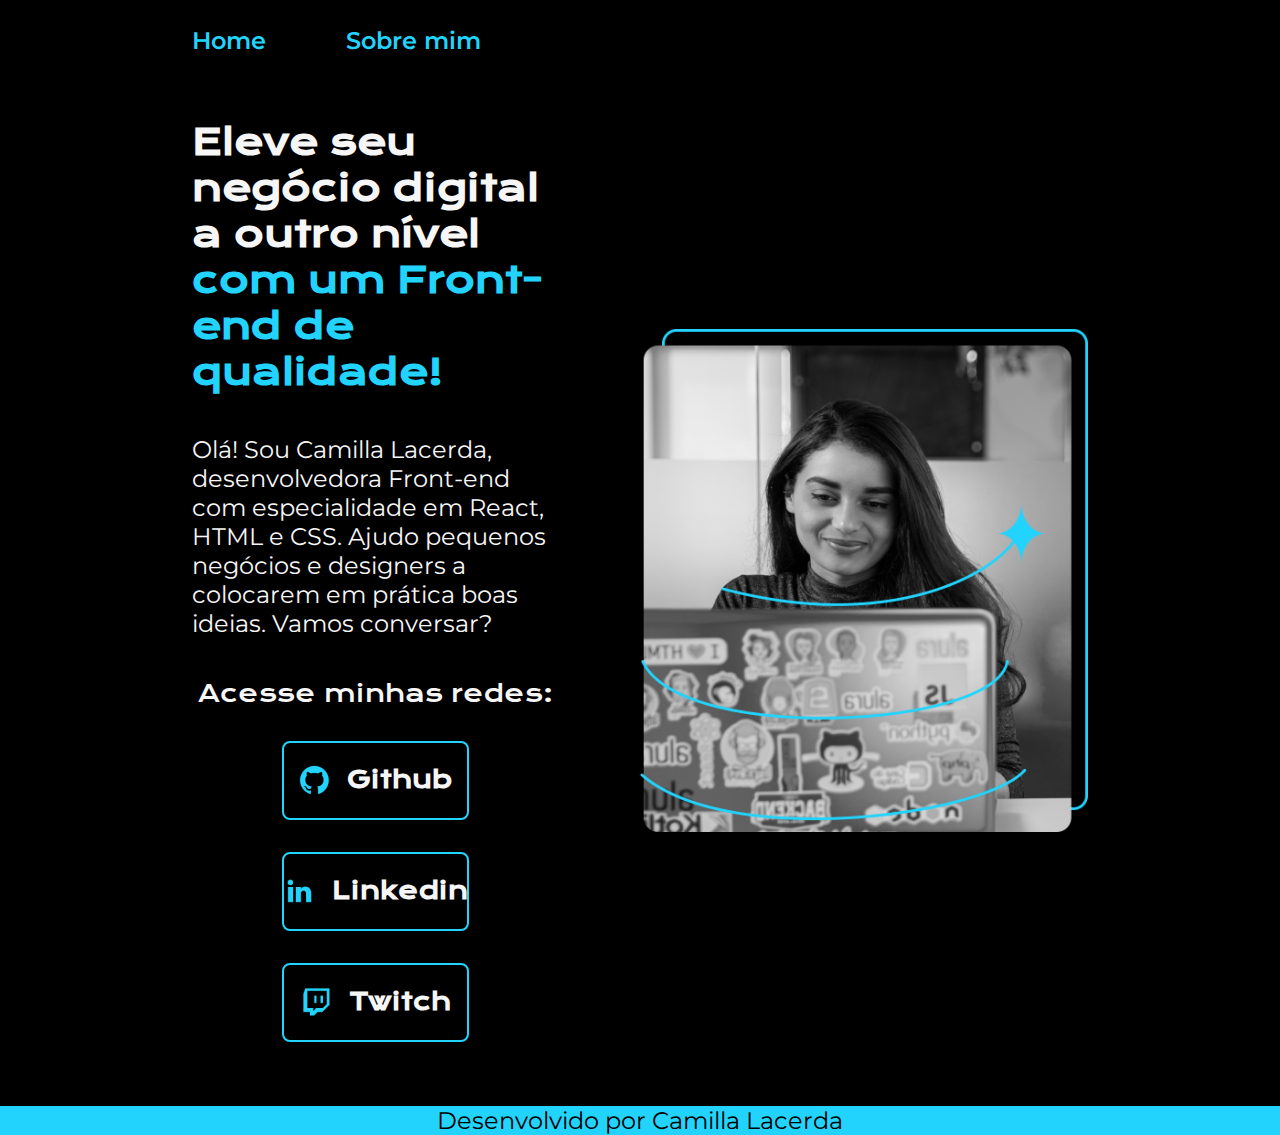
<file: index.html>
<!DOCTYPE html>
<html lang="pt-br">
<head>
    <meta charset="UTF-8">
    <meta http-equiv="X-UA-Compatible" content="IE=edge">
    <meta name="viewport" content="width=device-width, initial-scale=1.0">
    <title>Portfolio</title>
    <link rel="stylesheet" href="./styles/style.css">
</head>
<body>
    <header class="cabecalho">
        <nav class="cabecalho__menu">
            <a class="cabecalho__menu__link" href="index.html">Home</a>
            <a class="cabecalho__menu__link" href="about.html" target="_blank">Sobre mim</a>
        </nav>
    </header>
    <main class="apresentacao">
        <section class="apresentacao__conteudo">
            <h1 class="apresentacao__conteudo__titulo">Eleve seu negócio digital a outro nível
                <strong class="titulo-destaque">com um Front-end de qualidade!</strong></h1>
            <!--Este é um comentário em HTML-->
            <p class="apresentacao__conteudo__texto">Olá! Sou Camilla Lacerda, desenvolvedora Front-end com especialidade em React, HTML e CSS. Ajudo pequenos negócios e designers a colocarem em prática boas ideias. Vamos conversar?</p>
            <div class="apresentacao__links">
                <h2 class="apresentacao__links__subtitulo">Acesse minhas redes:</h2>
                <a class="apresentacao__links__navegacao" href="https://github.com/CamillaLacerda" target="blank">
                   <img src="./img/github.png">
                    Github
                </a>
                <a class="apresentacao__links__navegacao" href="https://linkedin.com/in/camilla-lacerda" target="blank">
                    <img src="./img/linkedin.png">
                     Linkedin
                 </a>
                 <a class="apresentacao__links__navegacao" href="https://www.twitch.tv/" target="blank">
                    <img src="./img/twitch.png">
                     Twitch
                 </a>
            </div>
                  
        </section>
        <img class="apresentacao__imagem" src="./img/Imagem.png" alt="Foto da Camilla Lacerda programando">
    </main>
    <footer class="rodape">
        <p>Desenvolvido por Camilla Lacerda</p>
    </footer>
</body>
</html>
</file>
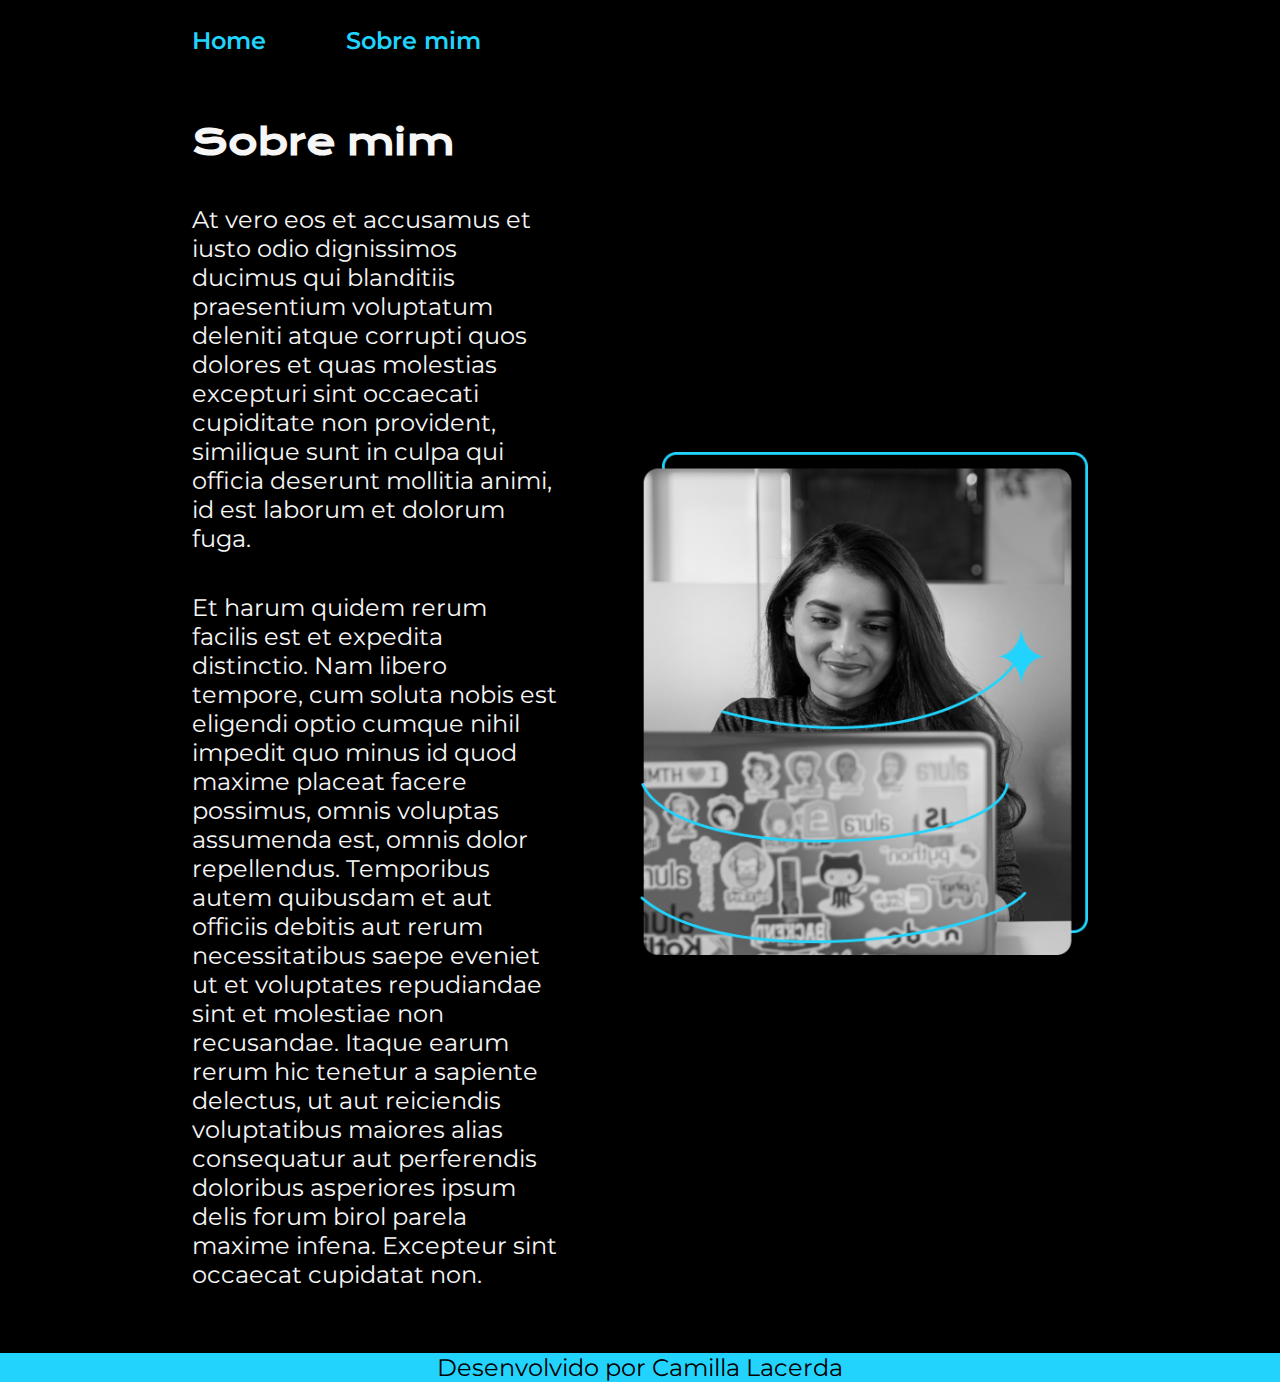
<file: about.html>
<!DOCTYPE html>
<html lang="pt-br">
<head>
    <meta charset="UTF-8">
    <meta http-equiv="X-UA-Compatible" content="IE=edge">
    <meta name="viewport" content="width=device-width, initial-scale=1.0">
    <title>Sobre mim</title>
    <link rel="stylesheet" href="./styles/style.css">
</head>
<body>
    <header class="cabecalho">
        <nav class="cabecalho__menu">
            <a class="cabecalho__menu__link" href="index.html">Home</a>
            <a class="cabecalho__menu__link" href="about.html" target="_blank">Sobre mim</a>
        </nav>
    </header>

    <main class="apresentacao">
        <section class="apresentacao__conteudo">
            <h1 class="apresentacao__conteudo__titulo">Sobre mim</h1>
            <p class="apresentacao__conteudo__texto">At vero eos et accusamus et iusto odio dignissimos ducimus qui blanditiis praesentium voluptatum deleniti
                atque corrupti quos dolores et quas molestias excepturi sint occaecati cupiditate non provident,
                similique sunt in culpa qui officia deserunt mollitia animi, id est laborum et dolorum fuga.
            </p>
            <p class="apresentacao__conteudo__texto"> Et harum quidem rerum facilis est et expedita distinctio. Nam libero tempore, cum soluta nobis est
                eligendi optio cumque nihil impedit quo minus id quod maxime placeat facere possimus, omnis voluptas
                assumenda est, omnis dolor repellendus. Temporibus autem quibusdam et aut officiis debitis aut rerum
                necessitatibus saepe eveniet ut et voluptates repudiandae sint et molestiae non recusandae. Itaque earum
                rerum hic tenetur a sapiente delectus, ut aut reiciendis voluptatibus maiores alias consequatur aut
                perferendis doloribus asperiores ipsum delis forum birol parela maxime infena. Excepteur sint occaecat
                cupidatat non.
            </p>
        </section>
        <img class="apresentacao__imagem" src="./img/Imagem.png" alt="Foto da Camilla Lacerda programando">
    </main>

    <footer class="rodape">
        <p>Desenvolvido por Camilla Lacerda</p>
    </footer> 
</body>
</html>
</file>
<file: styles/style.css>
@import url('https://fonts.googleapis.com/css2?family=Krona+One&family=Montserrat:wght@400;600&display=swap');

/*Este é um comentário em CSS*/

:root {
    --cor-primaria: #000000;
    --cor-secundaria: #F6F6F6;
    --cor-terciaria: #22D4FD;
    --cor-hover: #272727; 

    --font-primaria: 'Krona One', sans-serif;
    --font-secundaria: 'Montserrat', sans-serif;
}

* {
    margin: 0;
    padding: 0;
}

body {
    /*height: 100vh;*/
    box-sizing: border-box;
    background-color: var(--cor-primaria);
    color: var(--cor-secundaria);
}

.cabecalho {
    padding: 2% 0% 0% 15%;
}

.cabecalho__menu {
    display: flex;
    gap: 80px;
}

.cabecalho__menu__link {
    font-family: var(--font-secundaria);
    font-size: 1.5rem;
    font-weight: 600;
    color: var(--cor-terciaria);
    text-decoration: none;
}
    

.apresentacao {
    padding:5% 15%;
    display: flex;
    align-items: center;
    justify-content: space-between;
    gap: 82px;
}

.apresentacao__conteudo {
    width: 50%;
    display: flex;
    flex-direction: column;
    gap: 40px;
}

.apresentacao__conteudo__titulo {
    font-size: 2.25rem;
    font-family: var(--font-primaria);
}

.titulo-destaque {
    color: var(--cor-terciaria);
}

.apresentacao__conteudo__texto {
    font-size: 1.5rem;
    font-family: var(--font-secundaria);
}

.apresentacao__links {
  display: flex;
  flex-direction: column; 
  justify-content: space-between; 
  align-items: center;
  gap: 32px;
}

.apresentacao__links__subtitulo {
    font-family: var(--font-primaria);
    font-weight: 400;
    font-size: 1.5rem;
}

.apresentacao__links__navegacao {
    /*background-color: #22D4FD;*/
    display: flex;
    justify-content: center;
    gap: 16px;
    border: 2px solid var(--cor-terciaria);
    width: 50%;
    text-align: center;
    border-radius: 8px;
    font-size: 1.5rem;
    font-weight: 600;
    padding: 21.5px 0;
    text-decoration: none;
    color: var(--cor-secundaria); 
    font-family: var(--font-primaria);
}

.apresentacao__links__link:hover { 
    background-color: var(--cor-hover);

}

.apresentacao__imagem {
    width: 50%;
}


.rodape {
    color: var(--cor-primaria);
    background-color: var(--cor-terciaria);
    text-align: center;
    font-family: var(--font-secundaria);
    font-size: 1.5rem;
    font-weight: 400;

}

@media (max-width: 1200px) {
    .cabecalho {
        padding: 10%;
    }
    .cabecalho__menu {
        justify-content: center;

    }
    .apresentacao {
        flex-direction: column-reverse;
        padding: 5%;
    }

    .apresentacao__conteudo {
        width: auto;
    }
}
</file>
